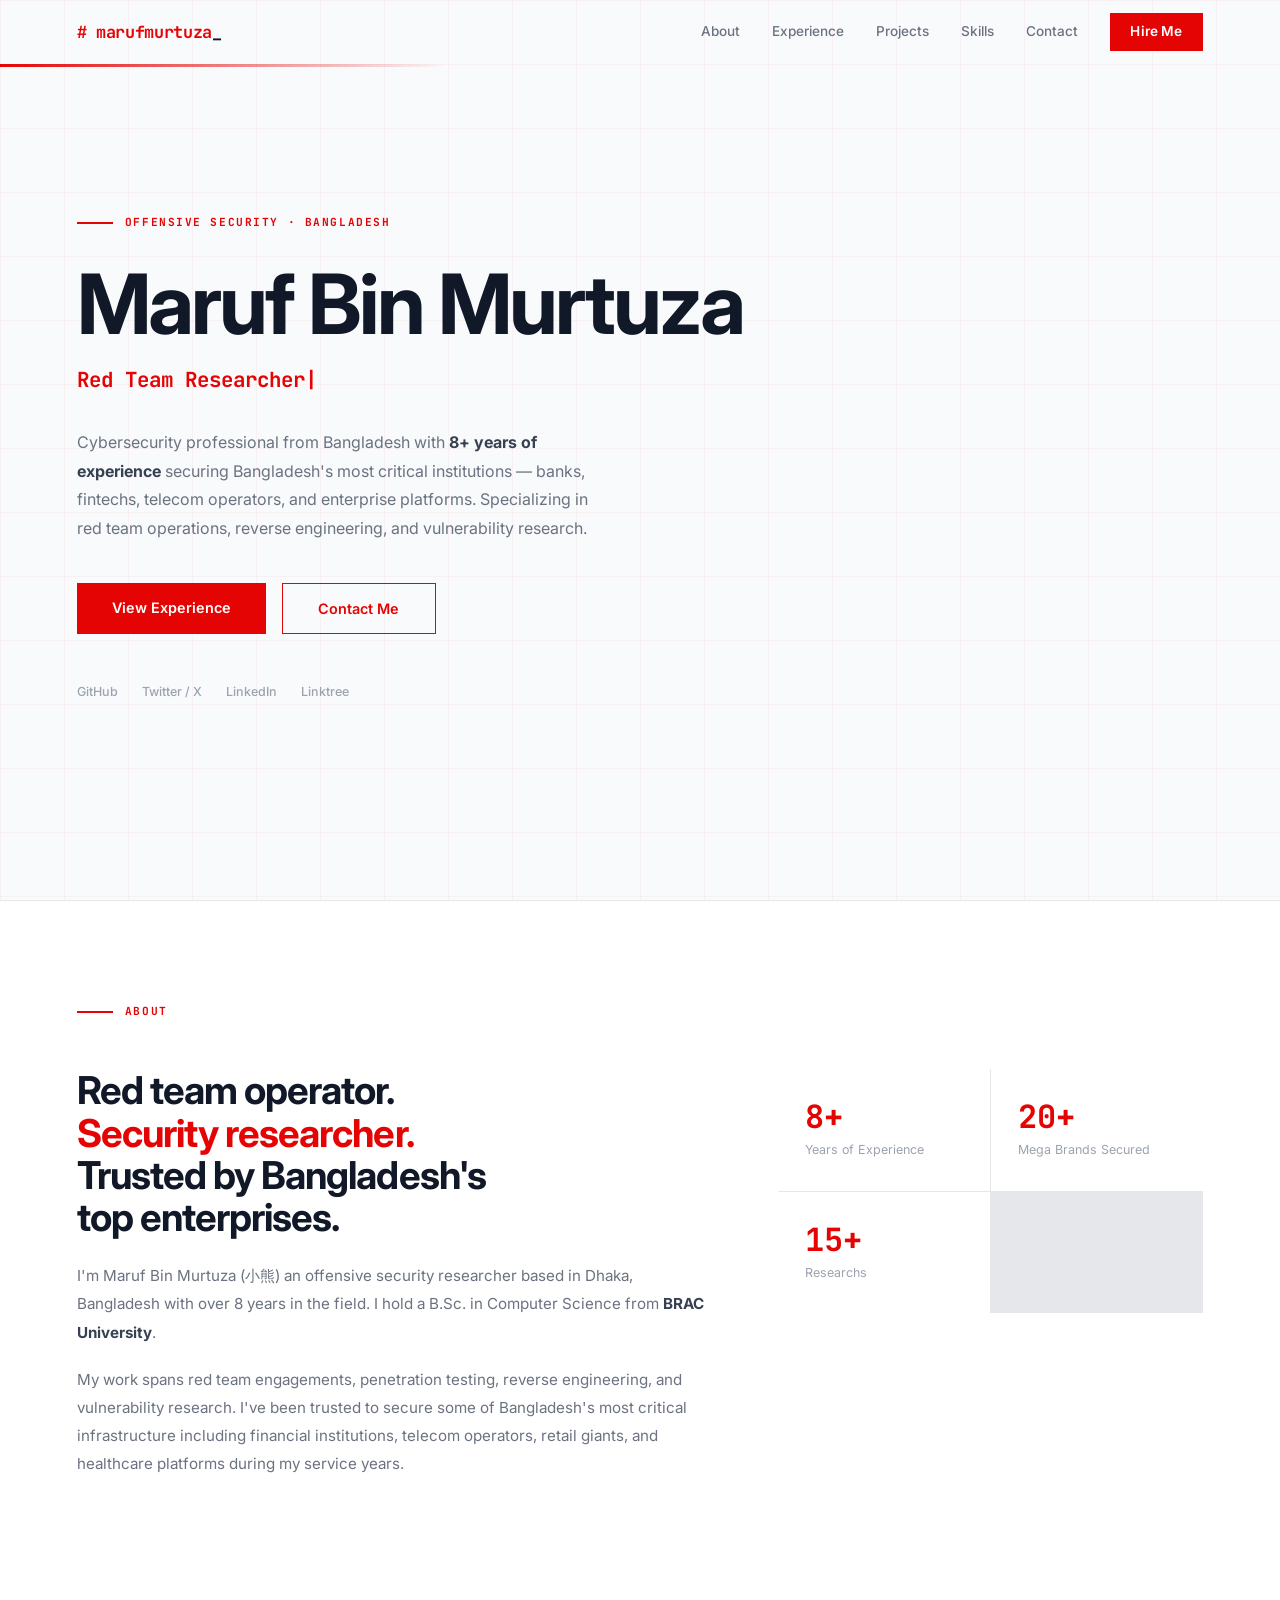
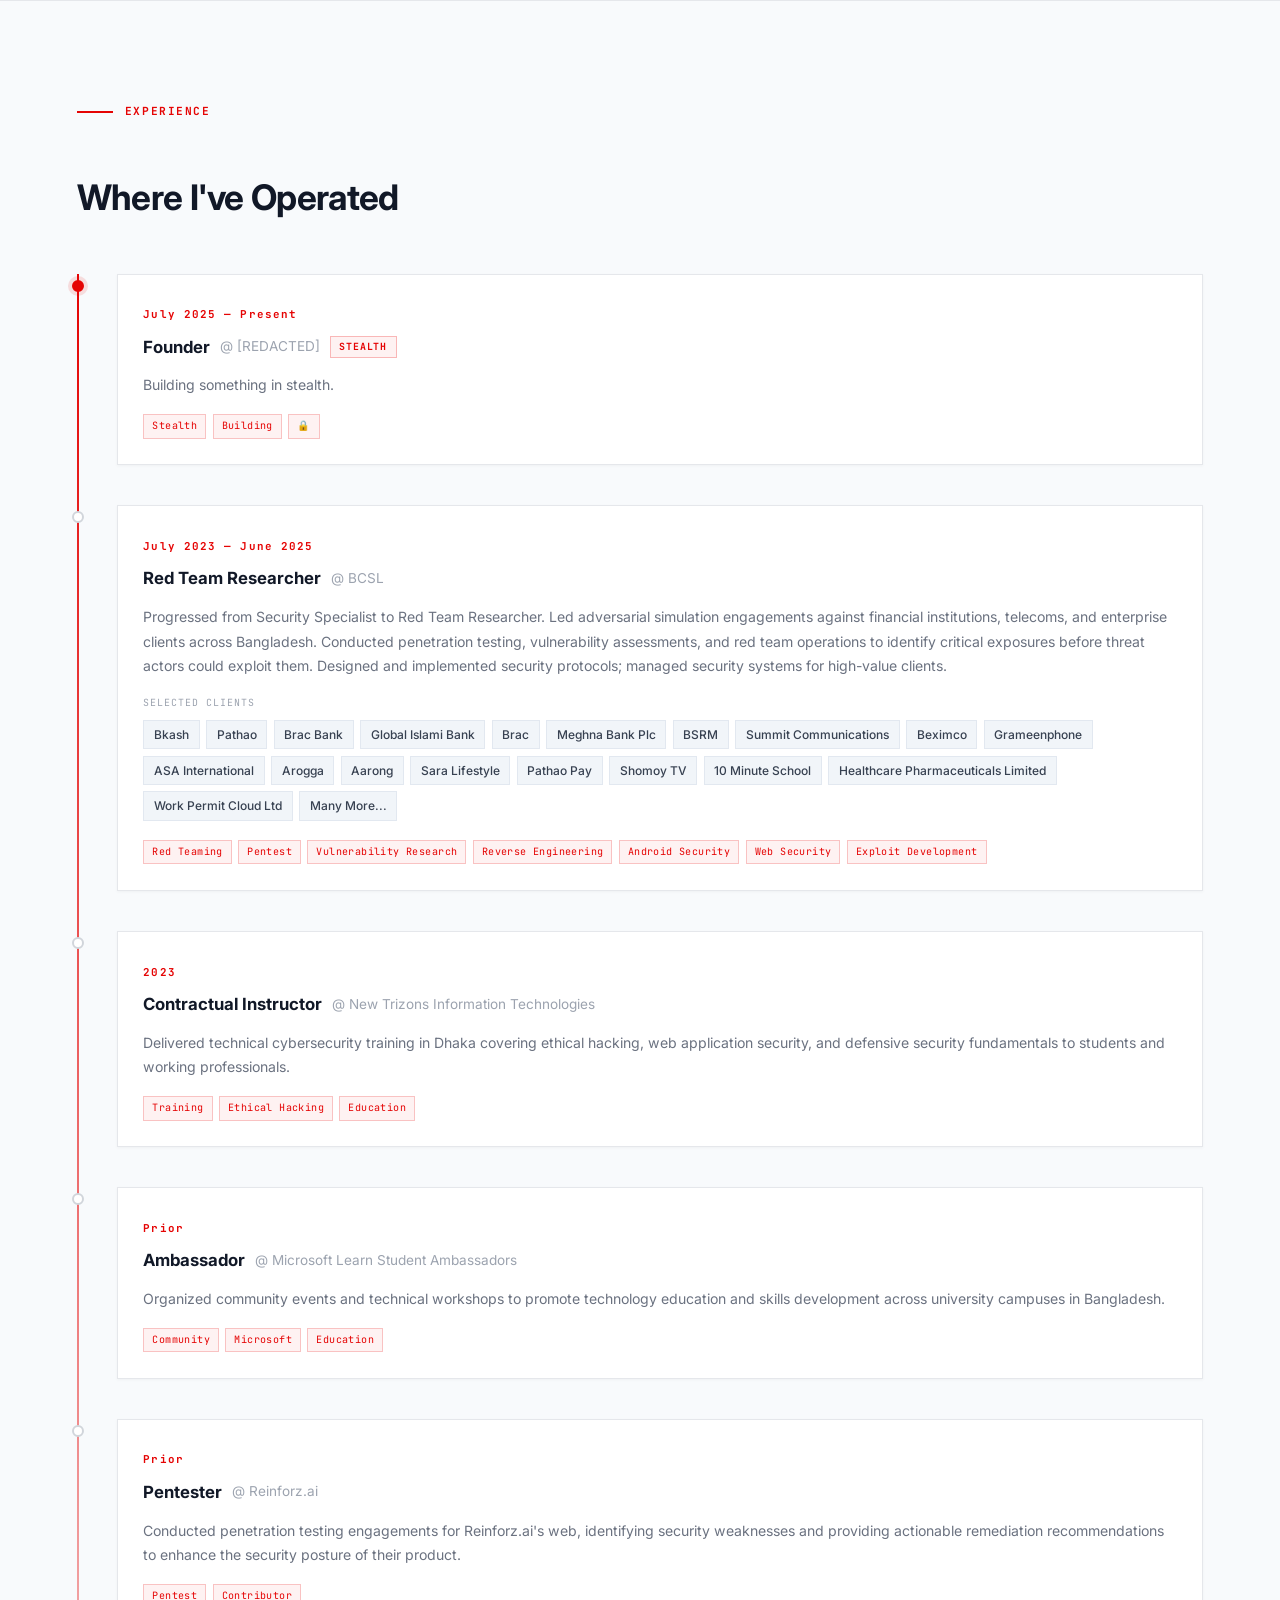
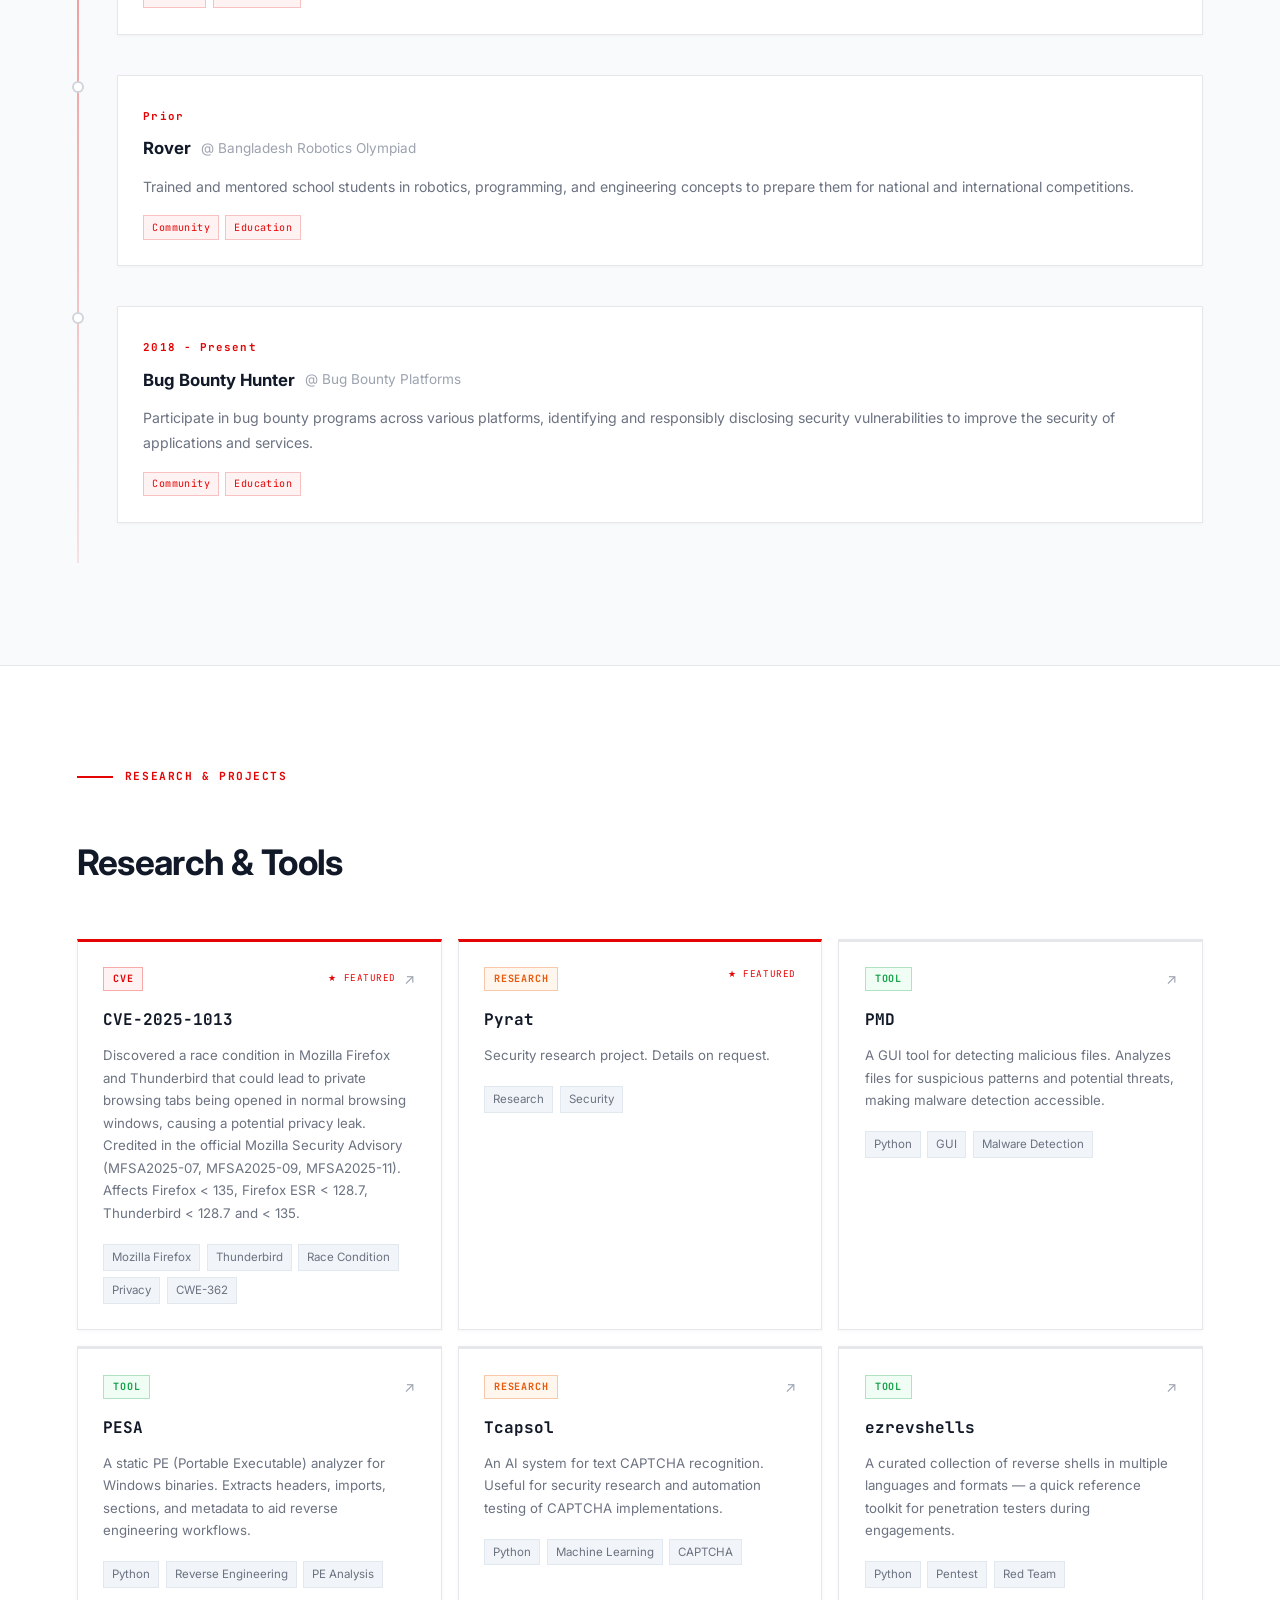
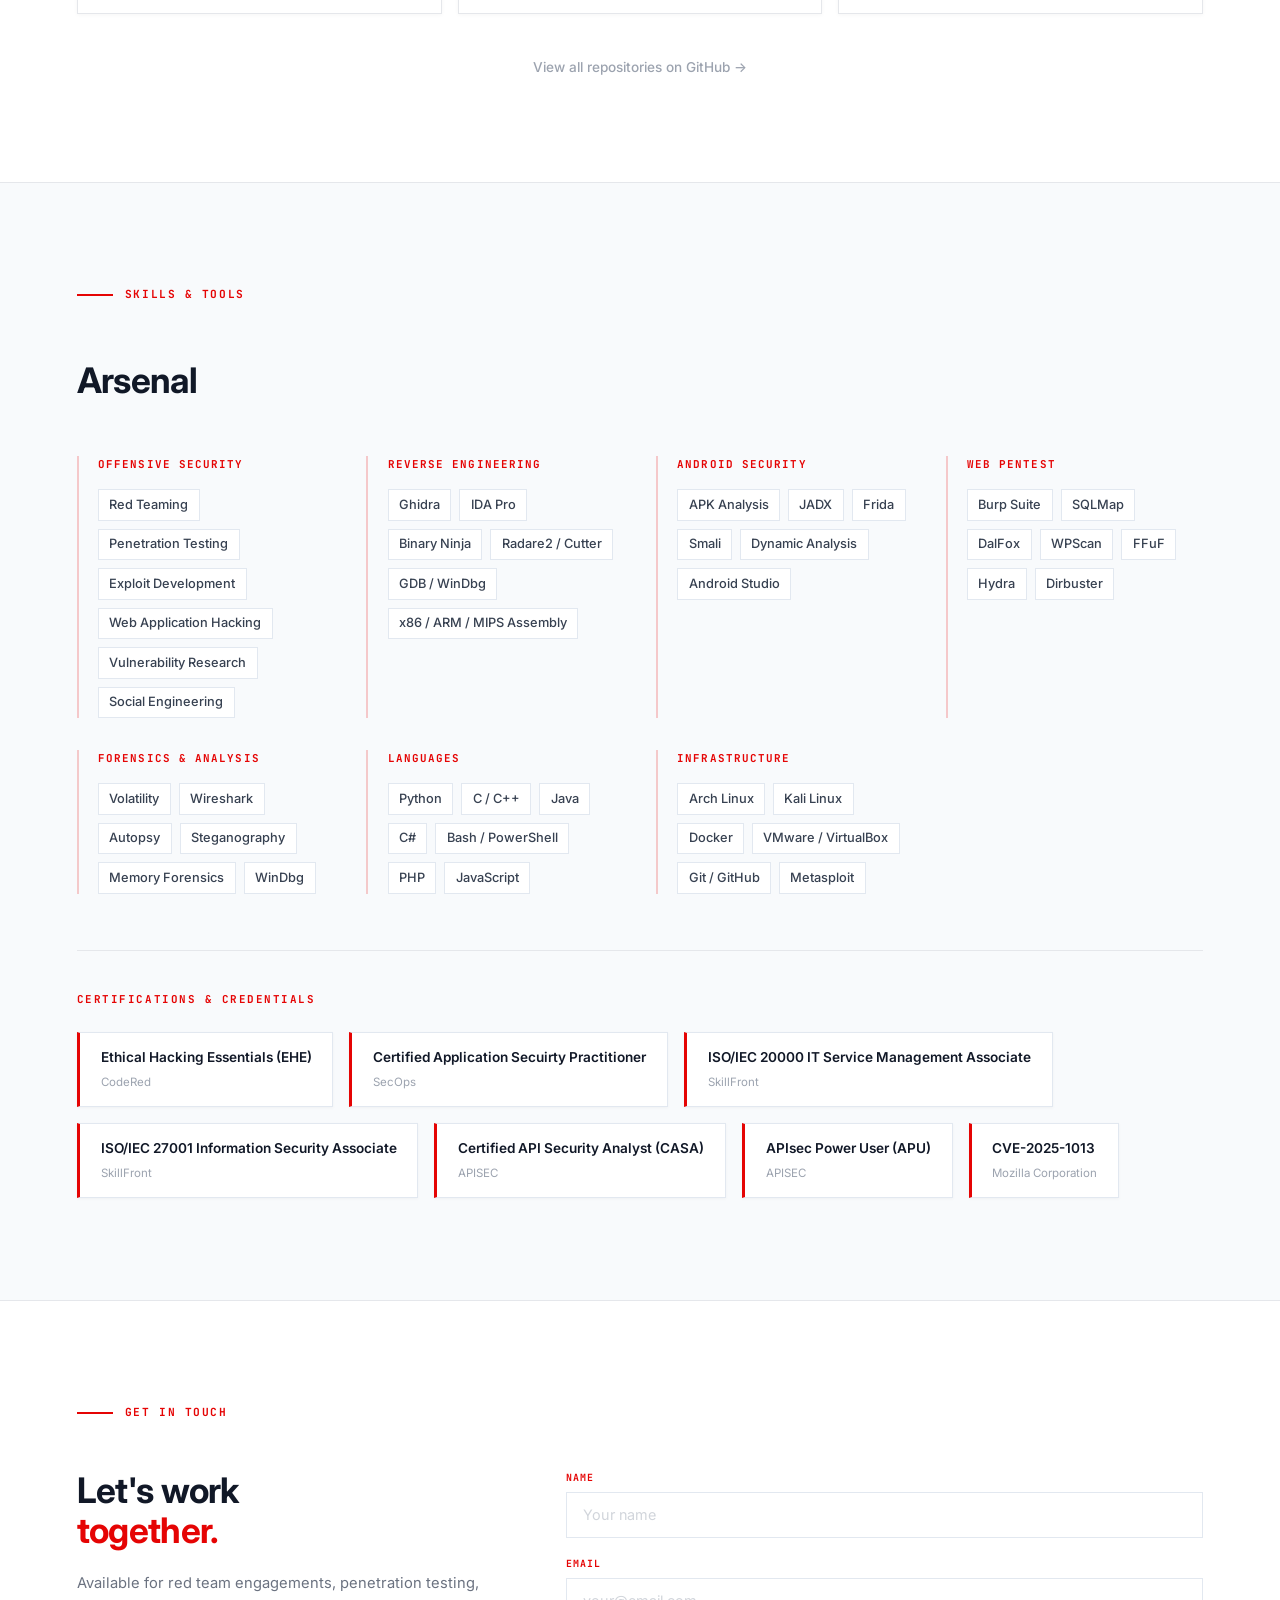
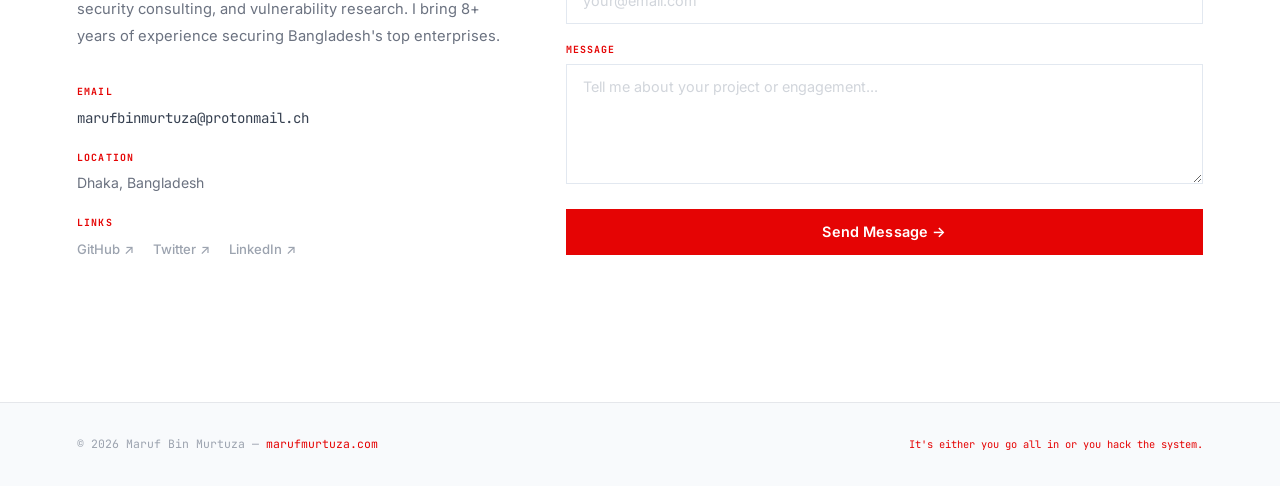
<file: index.html>
<!doctype html>
<html lang="en">
  <head>
    <meta charset="UTF-8" />
    <link rel="icon" type="image/svg+xml" href="/favicon.svg" />
    <meta name="viewport" content="width=device-width, initial-scale=1.0" />
    <meta name="author" content="Maruf Bin Murtuza" />
    <meta name="description" content="Portfolio of Maruf Bin Murtuza — Red Team Researcher & Offensive Security Researcher specializing in reverse engineering, Android security, and penetration testing." />
    <meta property="og:title" content="Maruf Bin Murtuza | Red Team Researcher" />
    <meta property="og:description" content="Offensive Security Researcher from Bangladesh. Red team operator. CTF national champion." />
    <meta property="og:type" content="website" />
    <meta name="twitter:card" content="summary_large_image" />
    <meta name="twitter:site" content="@marufmurtuza" />
    <title>Maruf Bin Murtuza | Red Team Researcher</title>
    <script type="module" crossorigin src="/assets/index-B8AQf58J.js"></script>
    <link rel="stylesheet" crossorigin href="/assets/index-DP7TLyg1.css">
  </head>
  <body>
    <div id="root"></div>
  </body>
</html>
</file>
<file: assets/index-DP7TLyg1.css>
@import "https://fonts.googleapis.com/css2?family=JetBrains+Mono:wght@400;700&family=Inter:wght@300;400;500;600;700&display=swap";:root{--red:#e50404;--red-dim:#b30303;--red-pale:#fef2f2;--light:#f8fafc;--white:#fff;--black:#0f0f0f;--ink:#111827;--ink-mid:#374151;--ink-light:#6b7280;--ink-faint:#9ca3af;--border:#e5e7eb;--border-red:#e5040426;--surface:#f8fafc;--surface-2:#f1f5f9;--surface-3:#e2e8f0}*,:before,:after{box-sizing:border-box;margin:0;padding:0}html{scroll-behavior:smooth}body{background:var(--white);color:var(--ink);font-family:Inter,sans-serif;font-size:16px;line-height:1.6;overflow-x:hidden}a{color:inherit;text-decoration:none}button{cursor:pointer;background:0 0;border:none;font-family:inherit}::-webkit-scrollbar{width:4px}::-webkit-scrollbar-track{background:var(--light)}::-webkit-scrollbar-thumb{background:var(--red);border-radius:2px}
</file>
